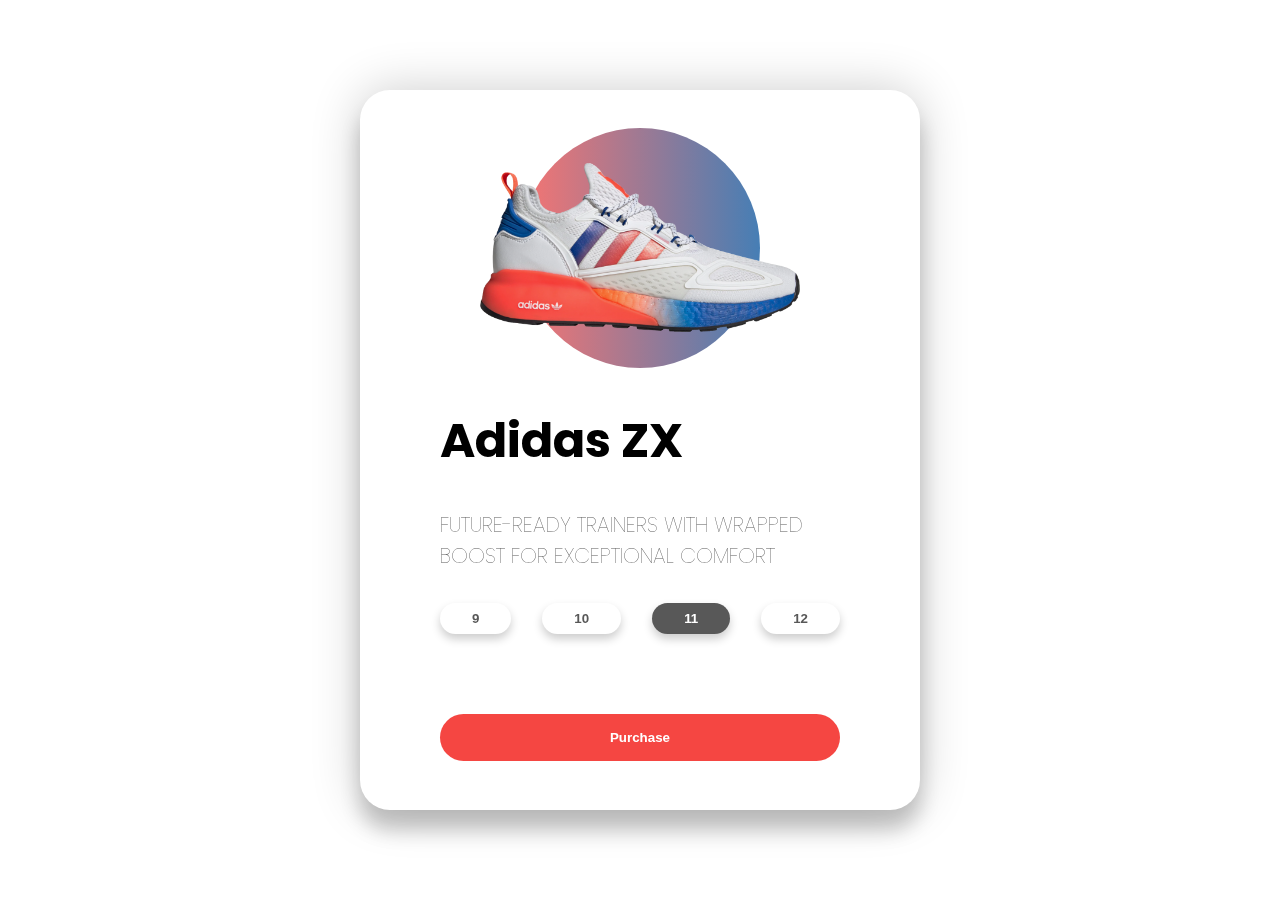
<file: 3dsneaker/index.html>
<!DOCTYPE html>
<html lang="en">
<head>
    <meta charset="UTF-8">
    <meta http-equiv="X-UA-Compatible" content="IE=edge">
    <meta name="viewport" content="width=device-width, initial-scale=1.0">
    <title>3D Sneaker</title>
    <link rel="preconnect" href="https://fonts.gstatic.com">
    <link href="https://fonts.googleapis.com/css2?family=Poppins:ital@1&display=swap" rel="stylesheet"> 
    <link rel="stylesheet" href="./style.css">
</head>
<body>

    <div class="container">
        <div class="card">
            <div class="sneaker">
                <div class="circle"></div>
                <img src="./adidas.png" alt="Adidas Sneaker">
            </div>
            <div class="info">
                <h1 class="title">Adidas ZX</h1>
                <h3>FUTURE-READY TRAINERS WITH WRAPPED BOOST FOR EXCEPTIONAL COMFORT</h3>
                <div class="sizes">
                    <button>9</button>
                    <button>10</button>
                    <button class="active">11</button>
                    <button>12</button>
                </div>
                <div class="purchase">
                    <button>Purchase</button>
                </div>
            </div>
        </div>
    </div>

    <script src="./main.js"></script>
</body>
</html>
</file>
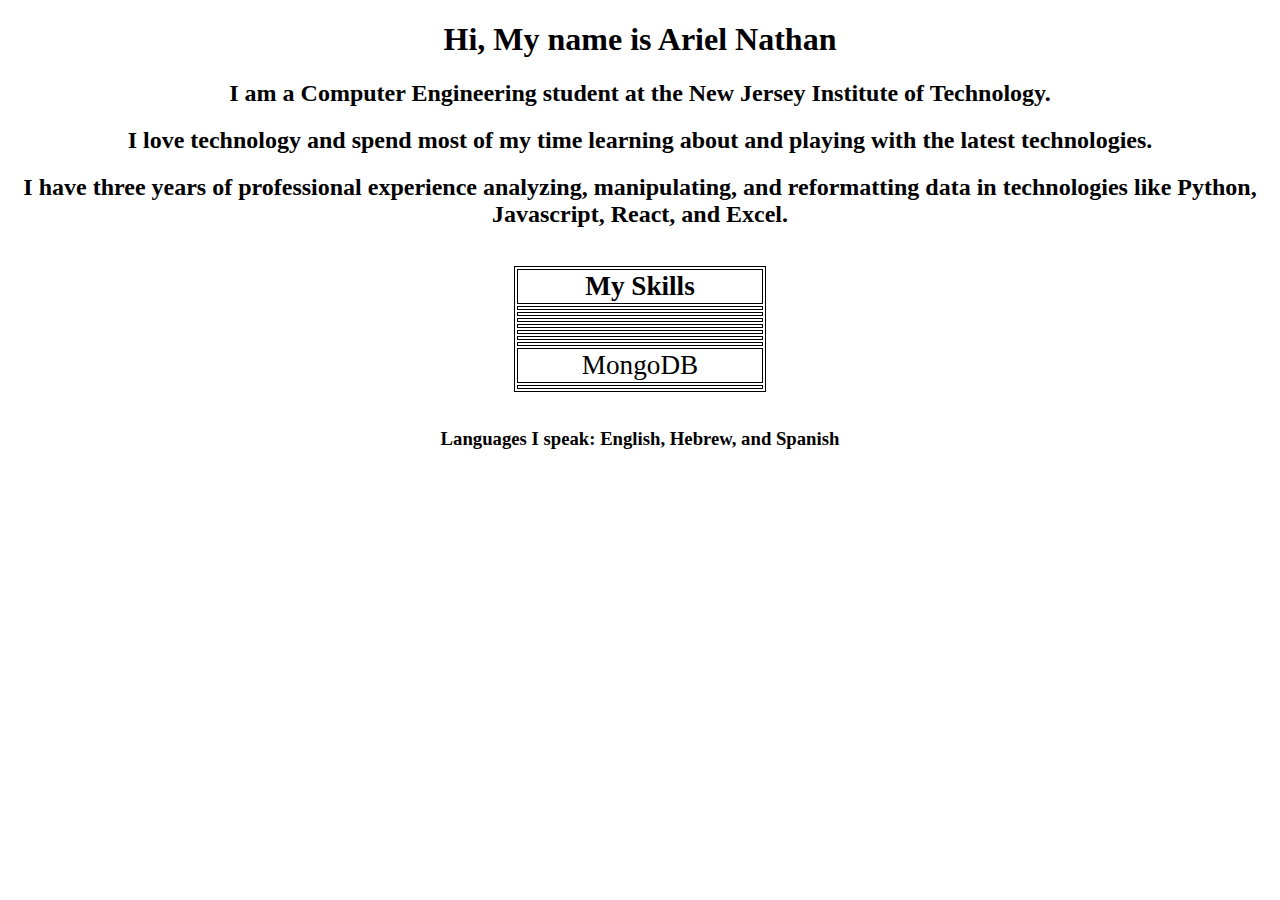
<file: aboutme/index.html>
<!DOCTYPE html>
<html lang="en">
  <head>
    <meta charset="UTF-8" />
    <meta http-equiv="X-UA-Compatible" content="IE=edge" />
    <meta name="viewport" content="width=device-width, initial-scale=1.0" />
    <title>About Me</title>
    <link
      rel="stylesheet"
      href="https://cdnjs.cloudflare.com/ajax/libs/font-awesome/5.15.3/css/all.min.css"
      integrity="sha512-iBBXm8fW90+nuLcSKlbmrPcLa0OT92xO1BIsZ+ywDWZCvqsWgccV3gFoRBv0z+8dLJgyAHIhR35VZc2oM/gI1w=="
      crossorigin="anonymous"
    />
    <link rel="stylesheet" href="style.css" />
  </head>
  <body>
    <h1>Hi, My name is Ariel Nathan</h1>
    <h2>
      I am a Computer Engineering student at the New Jersey Institute of
      Technology.
    </h2>
    <h2>
      I love technology and spend most of my time learning about and playing
      with the latest technologies.
    </h2>
    <h2>
      I have three years of professional experience analyzing, manipulating, and
      reformatting data in technologies like Python, Javascript, React, and
      Excel.
    </h2>
    <br />
    <table class="tbl">
      <tr>
        <th>My Skills</th>
      </tr>
      <tr>
        <td><i class="fab fa-react"></i></td>
      </tr>
      <tr>
        <td><i class="fab fa-node"></i></td>
      </tr>
      <tr>
        <td><i class="fab fa-js-square"></i></td>
      </tr>
      <tr>
        <td><i class="fab fa-html5"></i></td>
      </tr>
      <tr>
        <td><i class="fab fa-css3-alt"></i></td>
      </tr>
      <tr>
        <td><i class="fab fa-sass"></i></td>
      </tr>
      <tr>
        <td><i class="fab fa-python"></i></td>
      </tr>
      <tr>
        <td>
          <span>MongoDB</span>
        </td>
      </tr>
      <tr>
        <td><i class="fas fa-file-excel"></i></td>
      </tr>
    </table>
    <br />
    <h3>Languages I speak: English, Hebrew, and Spanish</h3>
  </body>
</html>
</file>
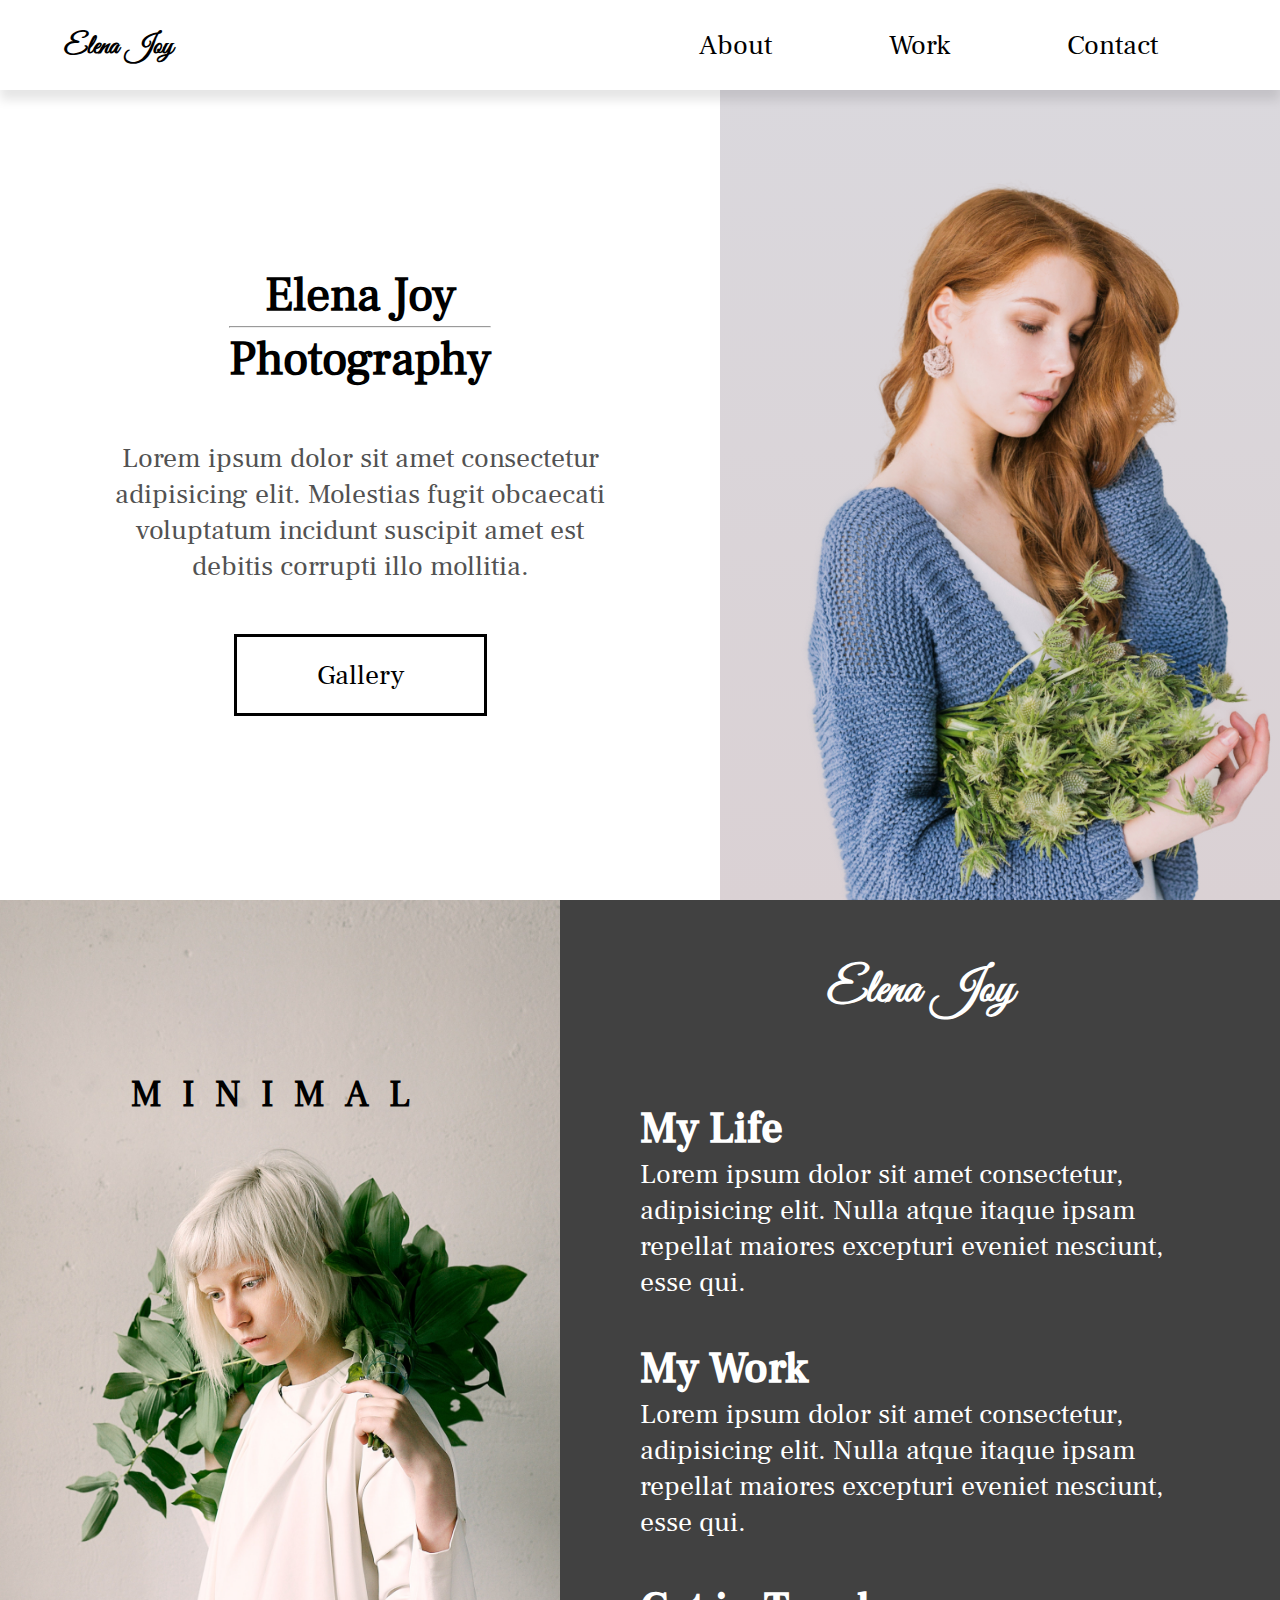
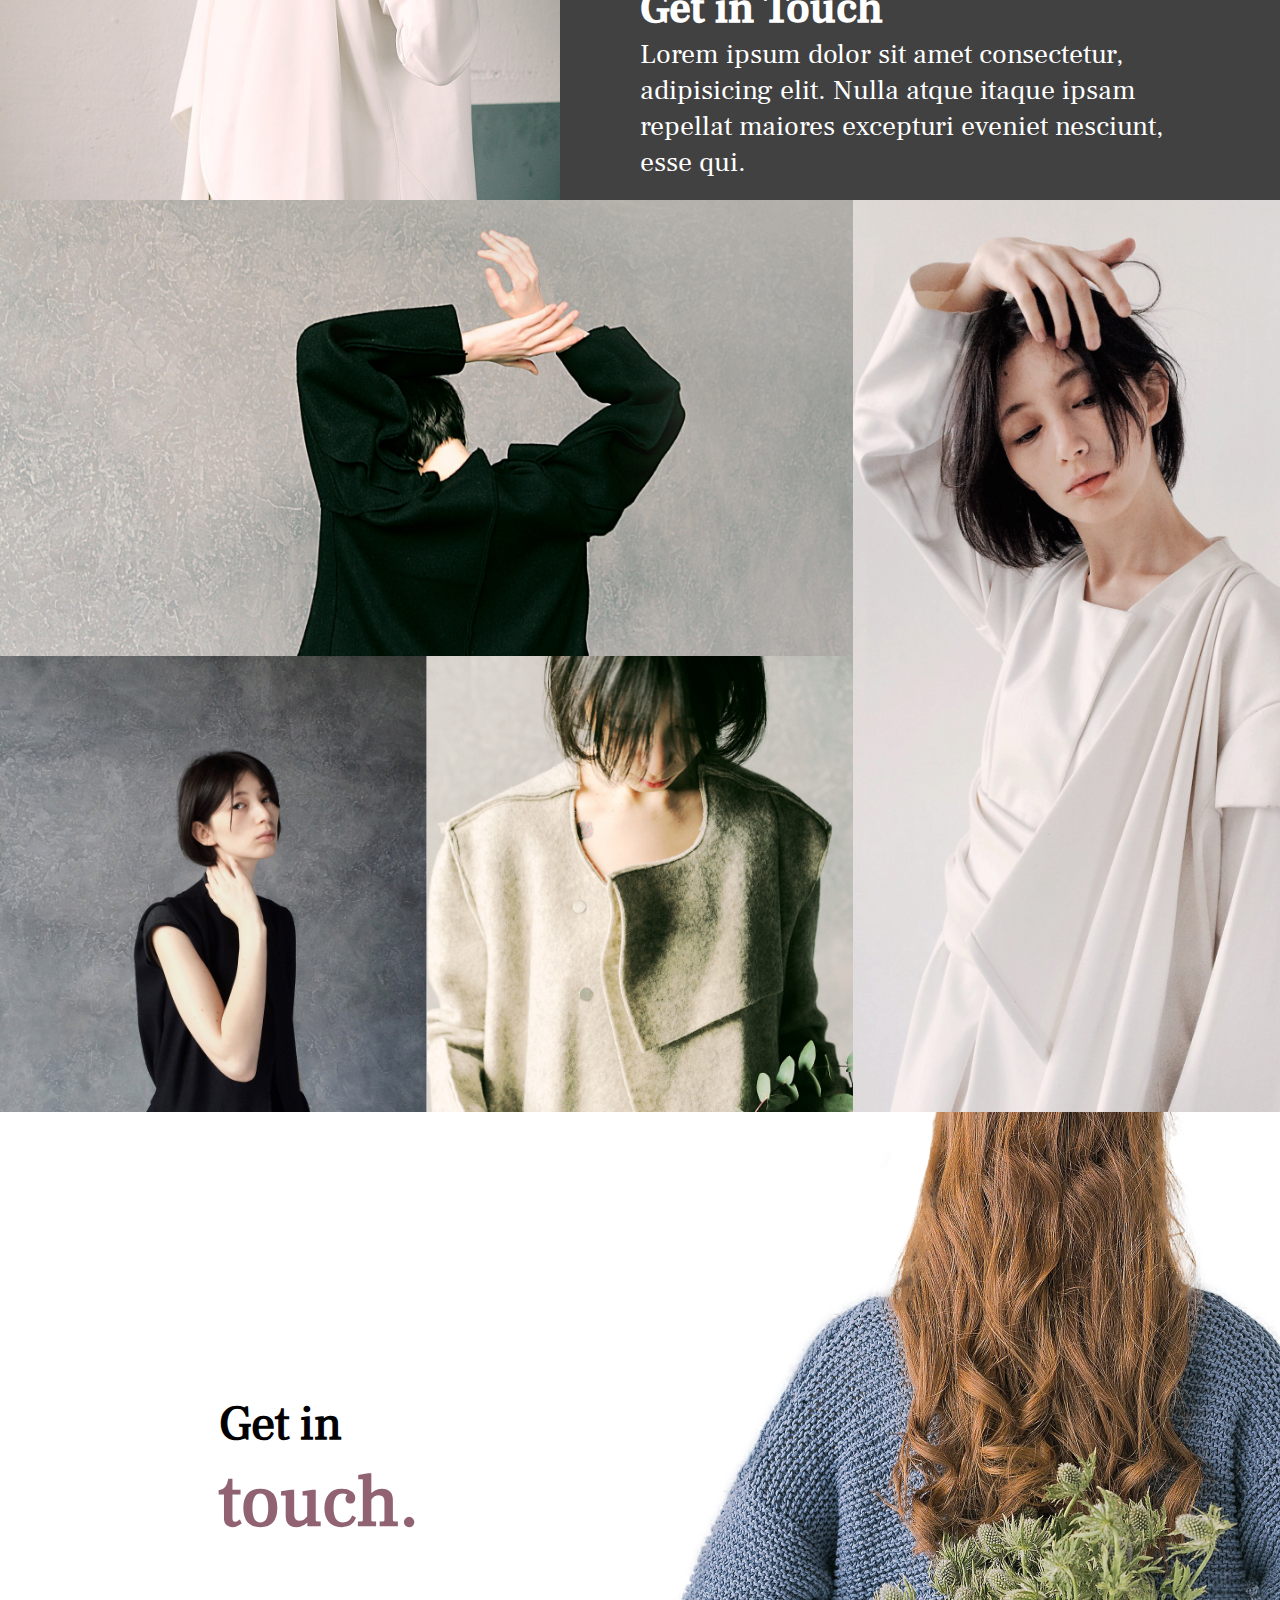
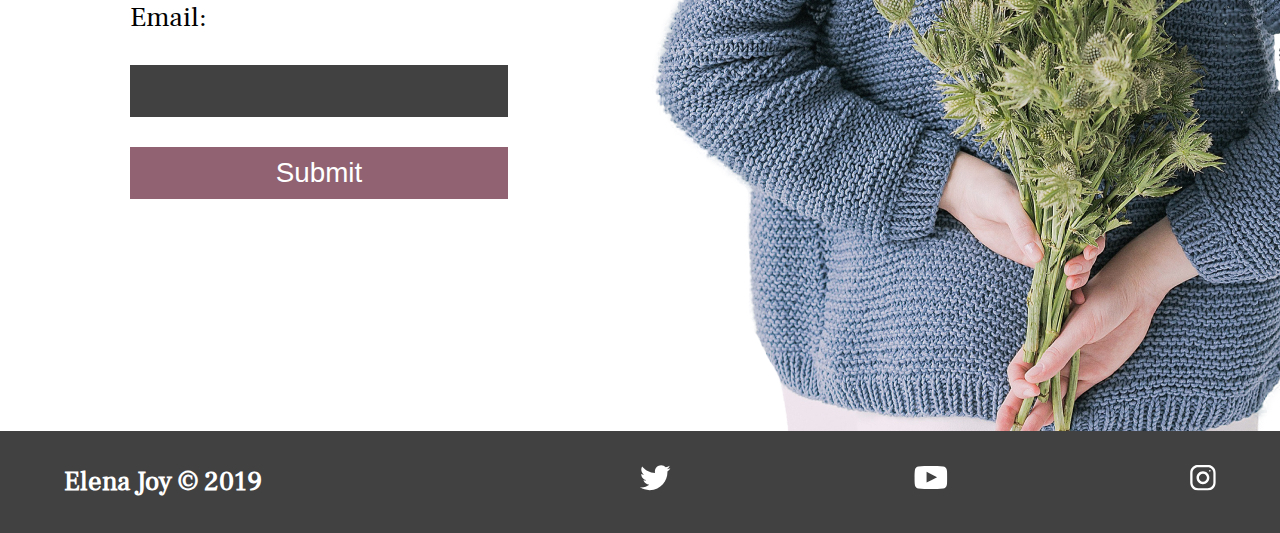
<file: projects/elenajoy/index.html>
<!DOCTYPE html>
<html lang="en">
  <head>
    <meta charset="UTF-8" />
    <meta http-equiv="X-UA-Compatible" content="IE=edge" />
    <meta name="viewport" content="width=device-width, initial-scale=1.0" />
    <meta
      name="description"
      content="Proffesional Photographer available for weddings and special events"
    />
    <meta name="robots" content="index,follow" />
    <link rel="stylesheet" href="./style.css" />
    <title>Elena Joy | Photographer</title>
  </head>
  <body>
    <header class="main-head">
      <nav>
        <h1 id="logo"><a href="#top">Elena Joy</a></h1>
        <input type="checkbox" class="menu-check" />
        <ul class="nav-links">
          <li><a href="#about">About</a></li>
          <li><a href="#work">Work</a></li>
          <li><a href="#contact">Contact</a></li>
        </ul>
        <div class="burger">
          <span></span>
          <span></span>
          <span></span>
        </div>
      </nav>
    </header>
    <main>
      <section class="hero">
        <div class="hero-introduction flex">
          <h2>
            Elena Joy
            <hr />
            Photography
          </h2>
          <p>
            Lorem ipsum dolor sit amet consectetur adipisicing elit. Molestias
            fugit obcaecati voluptatum incidunt suscipit amet est debitis
            corrupti illo mollitia.
          </p>
          <a href="#gallery">Gallery</a>
        </div>
        <div class="hero-images">
          <img
            class="hero-elena"
            src="./img/elena-joy.png"
            alt="picture of elena joy"
          />
          <img src="./img/plant1.png" alt="" class="plant plant1" />
          <img src="./img/plant2.png" alt="" class="plant plant2" />
        </div>
      </section>
      <section id="about" class="about">
        <div class="about-image">
          <h5>MINIMAL</h5>
          <img src="./img/about-image.png" alt="portrait picture" />
        </div>
        <div class="about-text flex">
          <h2>Elena Joy</h2>
          <div class="about-life">
            <h3>My Life</h3>
            <p>
              Lorem ipsum dolor sit amet consectetur, adipisicing elit. Nulla
              atque itaque ipsam repellat maiores excepturi eveniet nesciunt,
              esse qui.
            </p>
          </div>
          <div class="about-work">
            <h3>My Work</h3>
            <p>
              Lorem ipsum dolor sit amet consectetur, adipisicing elit. Nulla
              atque itaque ipsam repellat maiores excepturi eveniet nesciunt,
              esse qui.
            </p>
          </div>
          <div class="about-contact">
            <h3>Get in Touch</h3>
            <p>
              Lorem ipsum dolor sit amet consectetur, adipisicing elit. Nulla
              atque itaque ipsam repellat maiores excepturi eveniet nesciunt,
              esse qui.
            </p>
          </div>
        </div>
      </section>
      <div class="gallery" id="work">
        <img class="gallery1" src="./img/gallery-1.jpg" alt="man in suit" />
        <img class="gallery2" src="./img/gallery-2.jpg" alt="lady in coat " />
        <img class="gallery3" src="./img/gallery-3.jpg" alt="lady in t-shirt" />
        <img class="gallery4" src="./img/gallery-4.jpg" alt="lady in jacket" />
      </div>
      <section class="contact" id="contact">
        <div class="form-wrapper flex">
          <h2>
            Get in <br />
            <span>touch.</span>
          </h2>
          <form>
            <label for="email">Email:</label>
            <input type="email" id="email required" />
            <button type="submit">Submit</button>
          </form>
        </div>
        <img src="./img/contact-image.jpg" alt="elena joy" />
      </section>
    </main>
    <footer>
      <h4>Elena Joy &copy; 2019</h4>
      <ul>
        <li>
          <a href="#"><img src="./img/twitter 1.svg" alt="twitter" /></a>
        </li>
        <li>
          <a href="#"><img src="./img/youtube-symbol 1.svg" alt="youtube" /></a>
        </li>
        <li>
          <a href="#"><img src="./img/instagram 1.svg" alt="instagram" /></a>
        </li>
      </ul>
    </footer>
  </body>
</html>
</file>
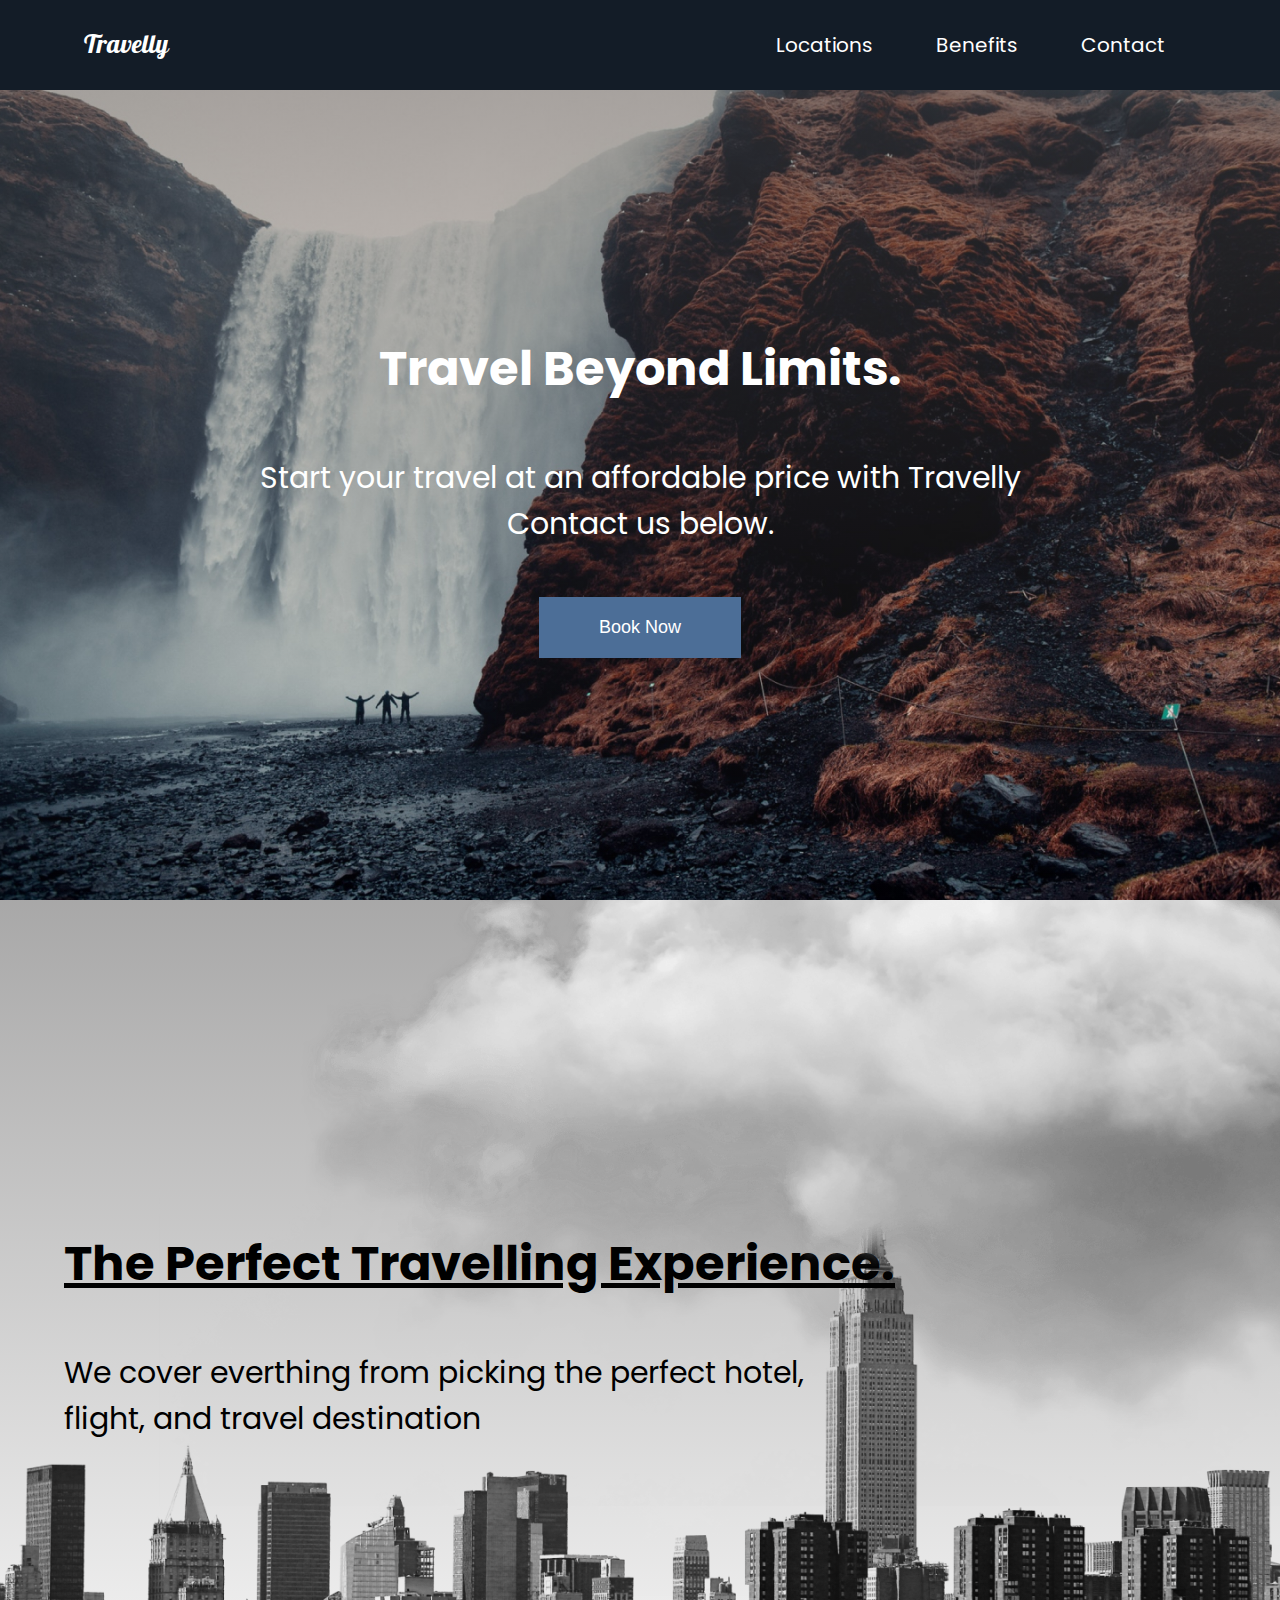
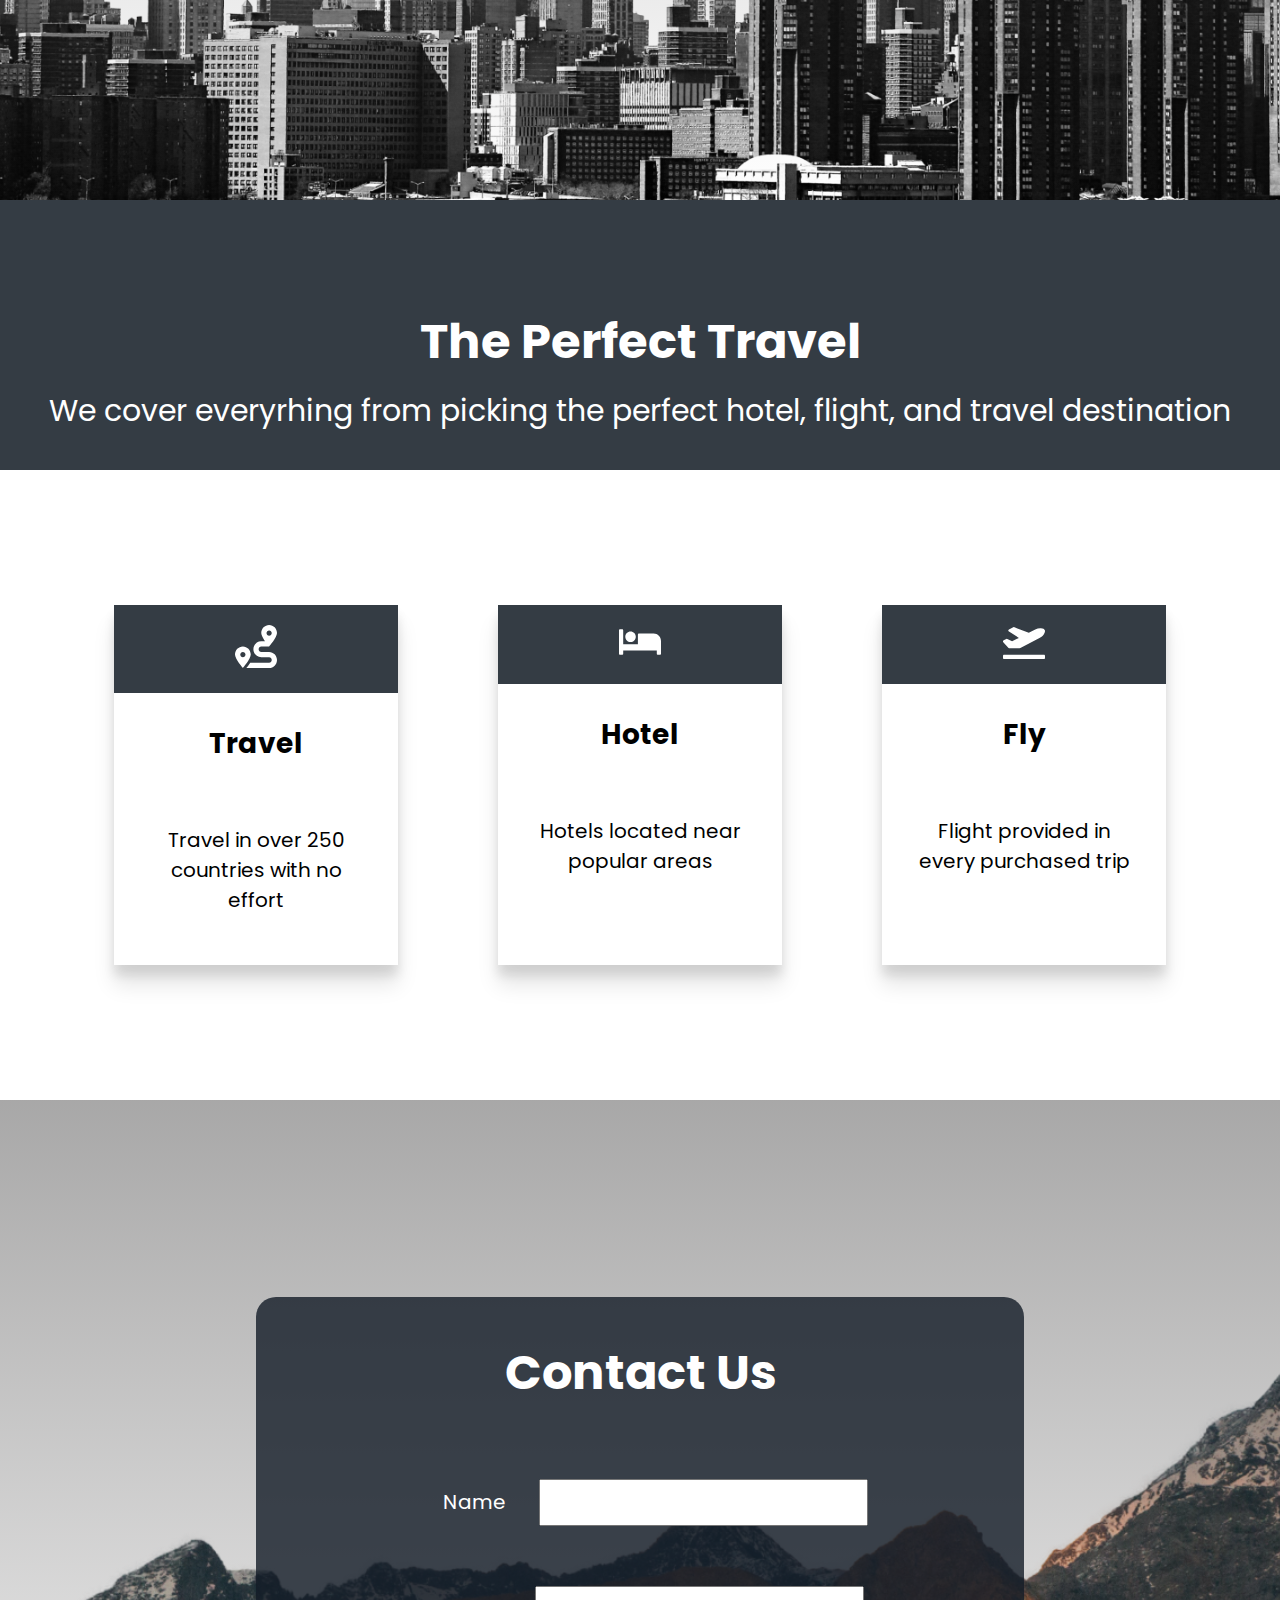
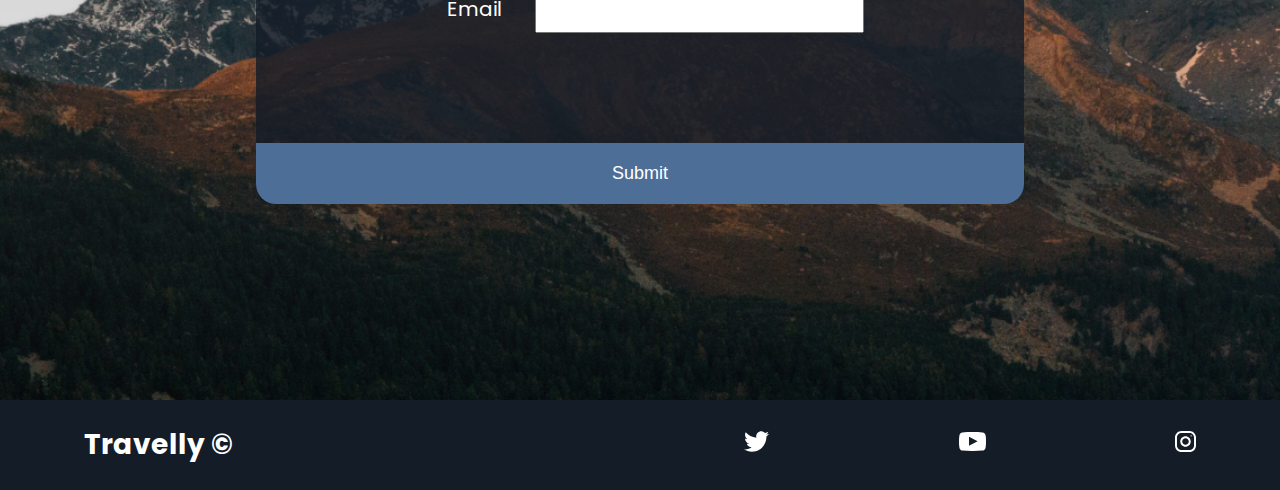
<file: projects/travelly/index.html>
<!DOCTYPE html>
<html lang="en">
  <head>
    <meta charset="UTF-8" />
    <meta http-equiv="X-UA-Compatible" content="IE=edge" />
    <meta name="viewport" content="width=device-width, initial-scale=1.0" />
    <meta name="description" content="" />
    <meta name="robots" content="index,follow" />
    <title>Travelly | A Travel Booking Agency</title>
    <link rel="preconnect" href="https://fonts.gstatic.com" />
    <link
      href="https://fonts.googleapis.com/css2?family=Pattaya&family=Poppins:ital,wght@0,500;1,400&display=swap"
      rel="stylesheet"
    />
    <link rel="icon" href="./icons/airplane.svg" />
    <link rel="stylesheet" href="./style.css" />
  </head>
  <body>
    <header class="main-head">
      <nav>
        <h1 id="logo"><a href="#top">Travelly</a></h1>
        <ul>
          <li><a href="#locations">Locations</a></li>
          <li><a href="#benefits">Benefits </a></li>
          <li><a href="#contact">Contact</a></li>
        </ul>
      </nav>
    </header>
    <section class="hero">
      <h2>Travel Beyond Limits.</h2>
      <h3>
        Start your travel at an affordable price with Travelly <br />Contact us
        below.
      </h3>
      <button>Book Now</button>
    </section>
    <section id="locations">
      <header class="locations-head">
        <h2>The Perfect Travelling Experience.</h2>
        <h3>
          We cover everthing from picking the perfect hotel, <br />
          flight, and travel destination
        </h3>
        <img class="moving-cloud-1 cloud" src="./img/cloud.png" alt="" />
        <img class="moving-cloud-2 cloud" src="./img/cloud.png" alt="" />
      </header>
    </section>
    <section id="benefits">
      <header class="benefits-head">
        <h2>The Perfect Travel</h2>
        <h3>
          We cover everyrhing from picking the perfect hotel, flight, and travel
          destination
        </h3>
      </header>
      <div class="cards">
        <div class="card">
          <div class="card-icon">
            <img src="./icons/route-solid.svg" alt="" />
          </div>
          <h4>Travel</h4>
          <p>Travel in over 250 countries with no effort</p>
        </div>
        <div class="card">
          <div class="card-icon">
            <img src="./icons/bed-solid.svg" alt="" />
          </div>
          <h4>Hotel</h4>
          <p>Hotels located near popular areas</p>
        </div>
        <div class="card">
          <div class="card-icon">
            <img src="./icons/plane-departure-solid.svg" alt="" />
          </div>
          <h4>Fly</h4>
          <p>Flight provided in every purchased trip</p>
        </div>
      </div>
    </section>
    <section id="contact">
      <div class="form-wrapper">
        <header class="form-head">
          <h2>Contact Us</h2>
        </header>
        <form action="">
          <div class="name-form">
            <label for="name">Name</label>
            <input type="text" name="name" />
          </div>
          <div class="email-form">
            <label for="email">Email</label>
            <input type="email" name="email" />
          </div>
          <button type="submit">Submit</button>
        </form>
      </div>
    </section>
    <footer>
      <div class="footer-wrapper">
        <h5>Travelly &copy;</h5>
        <ul>
          <li>
            <a href="#"><img src="./icons/twitter.svg" alt="" /></a>
          </li>
          <li>
            <a href="#"><img src="./icons/youtube.svg" alt="" /></a>
          </li>
          <li>
            <a href="#"><img src="./icons/instagram.svg" alt="" /></a>
          </li>
        </ul>
      </div>
    </footer>
  </body>
</html>
</file>
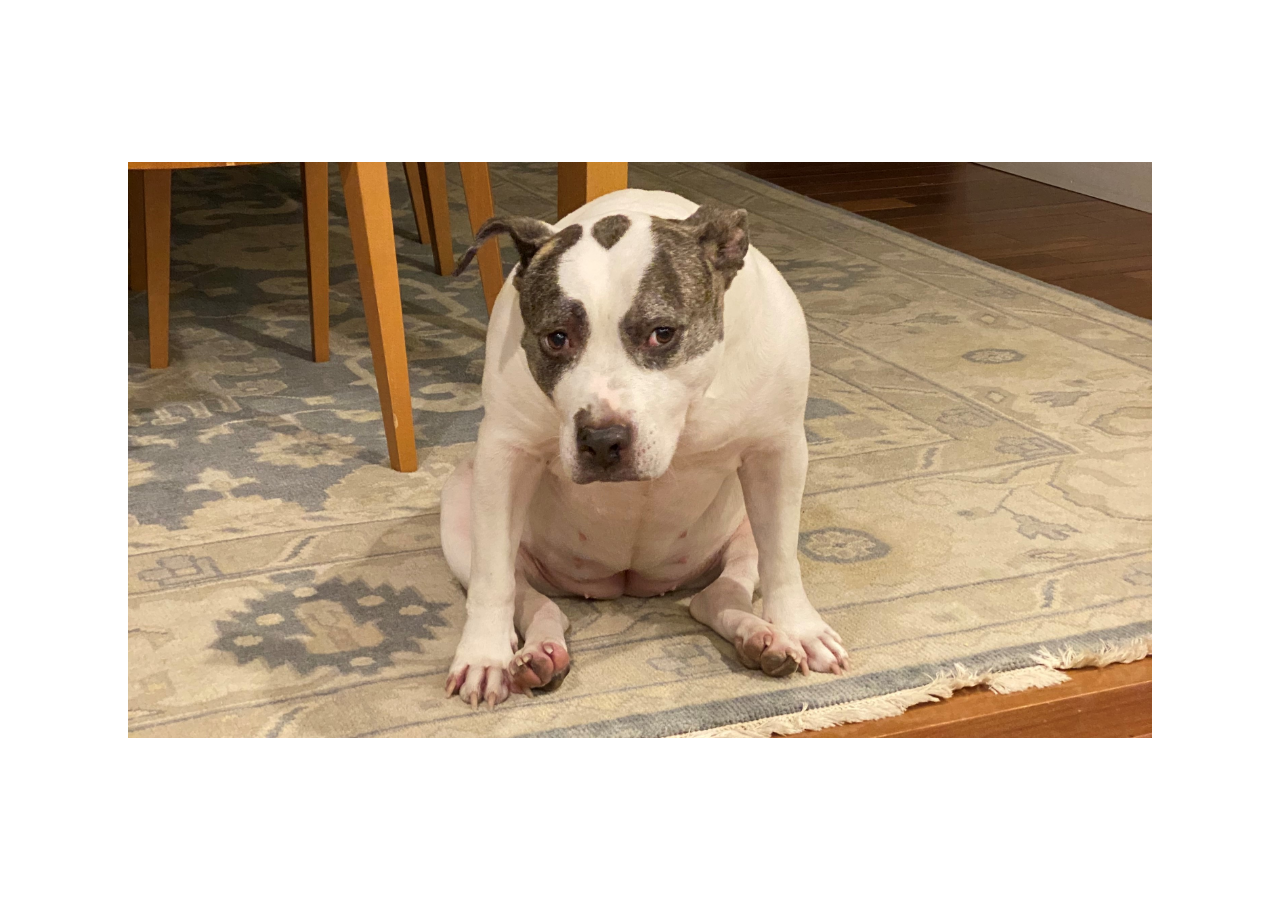
<file: lola/lola.html>
<!DOCTYPE html>
<html lang="en">
  <head>
    <meta charset="UTF-8" />
    <meta http-equiv="X-UA-Compatible" content="IE=edge" />
    <meta name="viewport" content="width=device-width, initial-scale=1.0" />
    <title>Lola</title>
    <link rel="stylesheet" href="style.css" />
  </head>
  <body>
    <div class="loladiv"></div>
  </body>
</html>
</file>
<file: 3dsneaker/style.css>
* {
    margin: 0;
    padding: 0;
    box-sizing: border-box;
}

body {
    font-family: "Poppins", sans-serif;
    min-height: 100vh;
    display: flex;
    align-items: center;
    justify-content: center;
    perspective: 1000px;
}

.container {
    width: 50%;
    display: flex;
    justify-content: center;
    align-items: center;
}

.card {
    transform-style: preserve-3d;
    min-height: 80vh;
    width: 35rem;
    border-radius: 30px;
    padding: 0rem 5rem;
    box-shadow: 0 20px 20px rgba(0, 0, 0, 0.2), 0px 0px 50px rgba(0, 0, 0, 0.2);
}

.sneaker {
    min-height: 35vh;
    display: flex;
    align-items: center;
    justify-content: center;
}

.sneaker img {
    width: 20rem;
    z-index: 2;
    transition: all 0.75s ease-out;
}

.circle {
    width: 15rem;
    height: 15rem;
    background: linear-gradient(
        to right,
        rgba(245,70,66,0.75),
        rgba(8,83,156,0.75)
    );
    position: absolute;
    border-radius: 50%;
    z-index: 1;
}

.info h1 {
    font-size: 3rem;
    transition: all 0.75s ease-out;
}

.info h3 {
    font-size: 1.3rem;
    padding: 2rem 0rem;
    color: #585858;
    font-weight: lighter;
    transition: all 0.75s ease-out;
}

.sizes {
    display: flex;
    justify-content: space-between;
    transition: all 0.75s ease-out;
}

.sizes button {
    padding: 0.5rem 2rem;
    background: none;
    border: none;
    box-shadow: 0px 5px 10px rgba(0, 0, 0, 0.2);
    border-radius: 30px;
    cursor: pointer;
    font-weight: bold;
    color: #585858;
}

button.active {
    background: #585858;
    color: white;
}

.purchase {
    margin-top: 5rem;
}

.purchase button {
    width: 100%;
    padding: 1rem 0rem;
    background: #f54642;
    border: none;
    color: white;
    cursor: pointer;
    border-radius: 30px;
    font-weight: bolder;
    transition: all 0.75s ease-out;
}
</file>
<file: aboutme/style.css>
body {
  text-align: center;
}

li {
  display: flex;
  align-items: center;
}

li h3 {
  padding-right: 1rem;
}

table,
th,
td {
  font-size: 1.7rem;
  text-align: center;
  width: 20%;
  border: 1px solid black;
}

.tbl {
  margin-left: auto;
  margin-right: auto;
}

@media screen and (max-width: 695px) {
  table {
    width: 100%;
  }
}
</file>
<file: projects/elenajoy/style.css>
* {
  margin: 0;
  padding: 0;
  box-sizing: border-box;
}

@font-face {
  font-family: "Ruhl";
  src: url("./fonts/FrankRuhlLibre-Regular.ttf");
}

@font-face {
  font-family: "Ruhl Medium";
  src: url("./fonts/FrankRuhlLibre-Medium.ttf");
}

@font-face {
  font-family: "Vibes";
  src: url("./fonts/GreatVibes-Regular.ttf");
}

html {
  font-size: 62.5%;
  --header1: calc(2rem + 1vw);
  --header2: calc(3.5rem + 1vw);
  --header3: calc(3rem + 1vw);
  --header4: calc(2.4rem + 1vw);
  --text: calc(1.5rem + 1vw);
  --big: calc(6rem + 1vw);
  --special-color: #906272;
  --background-color: #414141;
  --grey-text: #525252;
}

h1 {
  font-size: var(--header1);
}

li,
button,
label,
input,
a,
p {
  font-size: var(--text);
}

h2 {
  font-size: var(--header2);
}

h3 {
  font-size: var(--header3);
}

h4,
h5 {
  font-size: var(--header4);
}

ul {
  list-style: none;
}

a {
  color: black;
  text-decoration: none;
}

.flex {
  display: flex;
  flex-direction: column;
  justify-content: center;
  align-items: center;
}

body {
  font-family: "Ruhl", sans-serif;
  animation: opening 1s ease-in-out;
}

h1 {
  font-family: "Vibes", sans-serif;
}

/* Nav Section */
.main-head {
  box-shadow: 0px 10px 10px rgba(0, 0, 0, 0.1);
  z-index: 2;
  position: relative;
}

nav {
  width: 90%;
  margin: auto;
  display: flex;
  align-items: center;
  min-height: 10vh;
  padding: 2rem 0rem;
}

#logo {
  flex: 1 1 20rem;
}

.nav-links {
  display: flex;
  justify-content: space-around;
  flex: 1 1 20rem;
}

.hero {
  min-height: 90vh;
  display: flex;
  flex-wrap: wrap;
  overflow: hidden;
}

.hero-introduction {
  flex: 2 1 40rem;
  text-align: center;
}

.hero-introduction h2 {
  padding-top: 3rem;
}

.hero-introduction p {
  padding: 5rem 10rem;
  color: var(--grey-text);
}

.hero-introduction a {
  padding: 2rem 8rem;
  border: 3px solid black;
  margin-bottom: 4rem;
}

.hero-images {
  flex: 1 1 40rem;
  background: linear-gradient(#dad8dd, #dad1d4);
  position: relative;
  z-index: 1;
}

.hero-elena {
  width: 100%;
  height: 100%;
  object-fit: cover;
}

.plant {
  position: absolute;
  bottom: 0;
  left: -20%;
  z-index: -1;
  transform: translateY(10%) rotateZ(-10deg) rotateX(-90deg);
  animation: plant-entrance 1.5s ease-in-out forwards,
    plant-shake 2.5s infinite ease alternate-reverse 2s;
  transform-origin: bottom;
  max-height: 80%;
}

.plant2 {
  left: 40%;
}

/* Animations */
@keyframes opening {
  from {
    opacity: 0;
  }
  to {
    opacity: 1;
  }
}

@keyframes plant-entrance {
  from {
    transform: translateY(10%) rotateZ(-10deg) rotateX(-90deg);
  }
  to {
    transform: translateY(0%) rotateZ(0deg) rotateX(0deg);
  }
}

@keyframes plant-shake {
  from {
    transform: rotateZ(-5deg);
  }
  to {
    transform: rotateZ(0deg);
  }
}

.burger,
.menu-check {
  display: none;
}

/* About Section */
.about {
  min-height: 100vh;
  display: flex;
  flex-wrap: wrap;
}

.about-text {
  flex: 2 1 40rem;
  justify-content: space-around;
  background: var(--background-color);
  color: white;
}

.about-text div {
  padding: 0rem 8rem;
}

.about-text h3 {
  padding: 0rem 0rem;
  font-family: "Ruhl Medium";
}

.about-text h2 {
  padding: 4rem;
  font-family: "Vibes";
}

.about-image {
  flex: 1 1 40rem;
  position: relative;
}

.about-image h5 {
  position: absolute;
  top: 20%;
  left: 50%;
  transform: translate(-50%, -20%);
  letter-spacing: 2rem;
}

.about-image img {
  width: 100%;
  height: 100%;
  object-fit: cover;
}

/* Gallery */
.gallery {
  display: grid;
  min-height: 100vh;
  grid-template-columns: repeat(3, 1fr);
  position: relative;
}

.gallery img {
  width: 100%;
  height: 100%;
  object-fit: cover;
}

.gallery1 {
  grid-column: 1/3;
}

.gallery2 {
  grid-column: 3/4;
  grid-row: 1/3;
}

/* Contact */
.contact {
  min-height: 90vh;
  display: flex;
  flex-wrap: wrap;
}

.form-wrapper {
  flex: 3 1 40rem;
}

.form-wrapper label {
  display: block;
}

.form-wrapper h2 {
  margin: 5rem 0rem;
}

.form-wrapper input {
  display: block;
  margin: 3rem 0rem;
  background: var(--background-color);
  color: white;
  border: none;
  padding: 1rem;
}

.form-wrapper button {
  padding: 1rem 8rem;
  background: var(--special-color);
  color: white;
  border: none;
  width: 100%;
}

.form-wrapper span {
  font-size: var(--big);
  color: var(--special-color);
}

.contact img {
  flex: 1 1 40rem;
}

/* Footer */
footer {
  min-height: 10vh;
  background: var(--background-color);
  display: flex;
  color: white;
  padding: 3rem 5%;
  align-items: center;
  flex-wrap: wrap;
}

footer ul {
  display: flex;
  flex: 1 1 40rem;
  justify-content: space-between;
  align-items: center;
}

footer h4 {
  flex: 1 1 40rem;
  font-size: calc(1.4rem + 1vw);
}

/* Media Queries */
@media screen and (max-width: 842px) {
  .hero {
    width: 100%;
  }

  .hero-introduction p {
    padding: 5rem 3rem;
  }

  /* Burger Menu */
  .burger {
    position: relative;
    display: block;
  }

  .burger span {
    padding: 0.2rem 2rem;
    background: var(--grey-text);
    margin: 0.5rem 0rem;
    display: block;
    transition: all 0.5s ease;
  }

  .nav-links a {
    color: white;
    font-size: var(--header3);
    text-decoration: underline;
  }

  .nav-links {
    background: var(--background-color);
    width: 100%;
    height: 100%;
    position: fixed;
    top: 0;
    left: 100%;
    flex-direction: column;
    align-items: center;
    transition: transform 1s ease;
  }

  .menu-check {
    display: block;
    position: absolute;
    top: 50%;
    right: 0%;
    transform: translate(5%, -50%);
    width: 5rem;
    height: 5rem;
    cursor: pointer;
    opacity: 0;
    z-index: 100;
  }

  .menu-check:checked + .nav-links {
    transform: translate(-100%);
  }

  .menu-check:checked ~ .burger span {
    background: white;
  }

  .menu-check:checked ~ .burger span:nth-child(2) {
    opacity: 0;
  }

  .menu-check:checked ~ .burger span:nth-child(1) {
    transform: rotateZ(45deg) translateY(300%);
  }

  .menu-check:checked ~ .burger span:nth-child(3) {
    transform: rotateZ(-45deg) translateY(-300%);
  }

  /* About Section */
  .about-text div {
    padding: 3rem 3rem;
  }

  /* Gallery */
  .gallery img {
    grid-row: auto;
    grid-column: auto;
  }

  .gallery {
    grid-template-columns: repeat(auto-fit, minmax(30rem, 1fr));
  }

  /* Contact */
  .contact img {
    display: none;
  }

  /* Footer */
  footer ul {
    order: 1;
  }

  footer h4 {
    order: 2;
    text-align: center;
  }
}
</file>
<file: projects/travelly/style.css>
/* Global Styles */
* {
  margin: 0;
  padding: 0;
  box-sizing: border-box;
}

html {
  font-size: 62.5%;
}

body {
  font-family: "Poppins", sans-serif;
}

h1 {
  font-size: 2.6rem;
}

li,
button,
label,
input,
p {
  font-size: 2rem;
}

h2 {
  font-size: 4.8rem;
}

h3 {
  font-size: 3rem;
  font-weight: normal;
}

h4,
h5 {
  font-size: 2.8rem;
}

a {
  color: white;
  text-decoration: none;
}

button {
  padding: 2rem 6rem;
  background: #4c6e97;
  border: none;
  color: white;
  font-size: 1.8rem;
  cursor: pointer;
  transition: background 0.5s ease-in-out;
}

button:hover {
  background: #27394e;
}

/* Nav and Hero Styles */
.main-head {
  background: #131c27;
  color: white;
  position: sticky;
  top: 0px;
  z-index: 3;
}

nav {
  display: flex;
  width: 90%;
  margin: auto;
  padding: 2rem;
  min-height: 10vh;
  align-items: center;
  flex-wrap: wrap;
}

nav ul {
  display: flex;
  flex: 1 1 40rem;
  justify-content: space-around;
  align-items: center;
  list-style: none;
}

#logo {
  flex: 5 1 40rem;
  font-family: "Pattaya", sans-serif;
  font-weight: 400;
}

.hero {
  min-height: 90vh;
  background: linear-gradient(rgba(82, 81, 81, 0.5), transparent),
    url("./img/landing-page.jpg");
  background-repeat: no-repeat;
  background-size: cover;
  background-position: center;
  color: white;
  display: flex;
  flex-direction: column;
  justify-content: center;
  align-items: center;
  text-align: center;
}

.hero h3 {
  padding: 5rem;
}

/* Locations Section */
#locations {
  min-height: 100vh;
  background: linear-gradient(rgba(82, 81, 81, 0.5), transparent),
    url("./img/new-york-page.png");
  background-size: cover;
  background-position: center;
  display: flex;
  align-items: center;
  position: relative;
  overflow: hidden;
}

.locations-head {
  width: 90%;
  margin: auto;
}

.locations-head h2 {
  padding: 1rem 0rem;
  text-decoration: underline;
  text-decoration-thickness: 0.5rem;
}

.locations-head h3 {
  padding: 4rem 0rem;
}

.cloud {
  position: absolute;
  top: 0%;
  right: 0%;
}

.moving-cloud-1 {
  animation: cloudAnimation 3s infinite alternate ease-in-out;
}

.moving-cloud-2 {
  top: 10%;
  z-index: -1;
  opacity: 0.5;
  animation: cloudAnimation 4s infinite alternate ease-in-out;
}

@keyframes cloudAnimation {
  from {
    transform: translate(5%, -5%);
  }

  to {
    transform: translate(0%, 0%);
  }
}

/* Benefits Section */
.benefits-head {
  background: #343c44;
  padding-top: 8rem;
  min-height: 30vh;
  display: flex;
  flex-direction: column;
  justify-content: center;
  align-items: center;
  color: white;
  text-align: center;
}

.benefits-head h3 {
  padding: 1rem;
}

.cards {
  width: 90%;
  margin: auto;
  display: flex;
  min-height: 70vh;
  align-items: center;
  flex-wrap: wrap;
}

.card {
  flex: 1 1 25rem;
  min-height: 40vh;
  margin: 2rem 5rem;
  box-shadow: 0px 10px 10px rgba(0, 0, 0, 0.1), 0px 20px 20px rgba(0, 0, 0, 0.1);
  text-align: center;
}

.cards img {
  max-width: 15%;
  margin: 2rem;
}

.card h4,
p {
  padding: 3rem;
}

.card-icon {
  background: #343c44;
}

/* Contact Section */
#contact {
  min-height: 100vh;
  background: linear-gradient(rgba(82, 81, 81, 0.5), transparent),
    url("./img/contact-mountain.png");
  background-size: cover;
  background-position: center;
  background-repeat: no-repeat;
  display: flex;
  align-items: center;
  justify-content: center;
}

.form-wrapper {
  background: rgba(19, 28, 39, 0.8);
  width: 60%;
  color: white;
  border-radius: 20px;
}

.form-head {
  text-align: center;
  padding: 4rem;
}

.name-form,
.email-form {
  padding: 3rem;
  text-align: center;
}

.form-wrapper label {
  margin: 0rem 3rem;
}

.form-wrapper button {
  width: 100%;
  padding: 2rem;
  margin-top: 8rem;
  border-bottom-left-radius: 20px;
  border-bottom-right-radius: 20px;
}

.form-wrapper input {
  padding: 1rem 3rem;
}

/* Footer */
footer {
  color: white;
  background: rgba(19, 28, 39, 1);
}

.footer-wrapper {
  display: flex;
  padding: 2rem;
  width: 90%;
  margin: auto;
  align-items: center;
  min-height: 10vh;
  flex-wrap: wrap;
}

.footer-wrapper h5 {
  flex: 5 1 40rem;
}

.footer-wrapper ul {
  display: flex;
  list-style: none;
  flex: 1 1 40rem;
  justify-content: space-between;
  align-items: center;
}

/* Media Queries */
@media screen and (max-width: 932px) {
  html {
    font-size: 45%;
  }

  #logo {
    padding: 2rem;
  }

  .cloud {
    height: 40rem;
  }

  .card h4,
  p {
    padding: 6rem;
  }
}

@media screen and (max-width: 671px) {
  nav {
    text-align: center;
  }

  .locations-head h3 {
    padding-bottom: 30rem;
  }

  .benefits-head {
    padding-top: 15rem;
  }

  .form-wrapper {
    width: 100%;
  }

  footer {
    text-align: center;
  }

  footer h5 {
    padding-bottom: 2rem;
  }
}
</file>
<file: lola/style.css>
* {
  margin: 0;
  padding: 0;
  box-sizing: border-box;
}

.loladiv {
  background-image: url("../img/lola.jpeg");
  background-position: center;
  background-size: 80%;
  background-repeat: no-repeat;

  width: 100%;
  height: 100vh;
}
</file>
